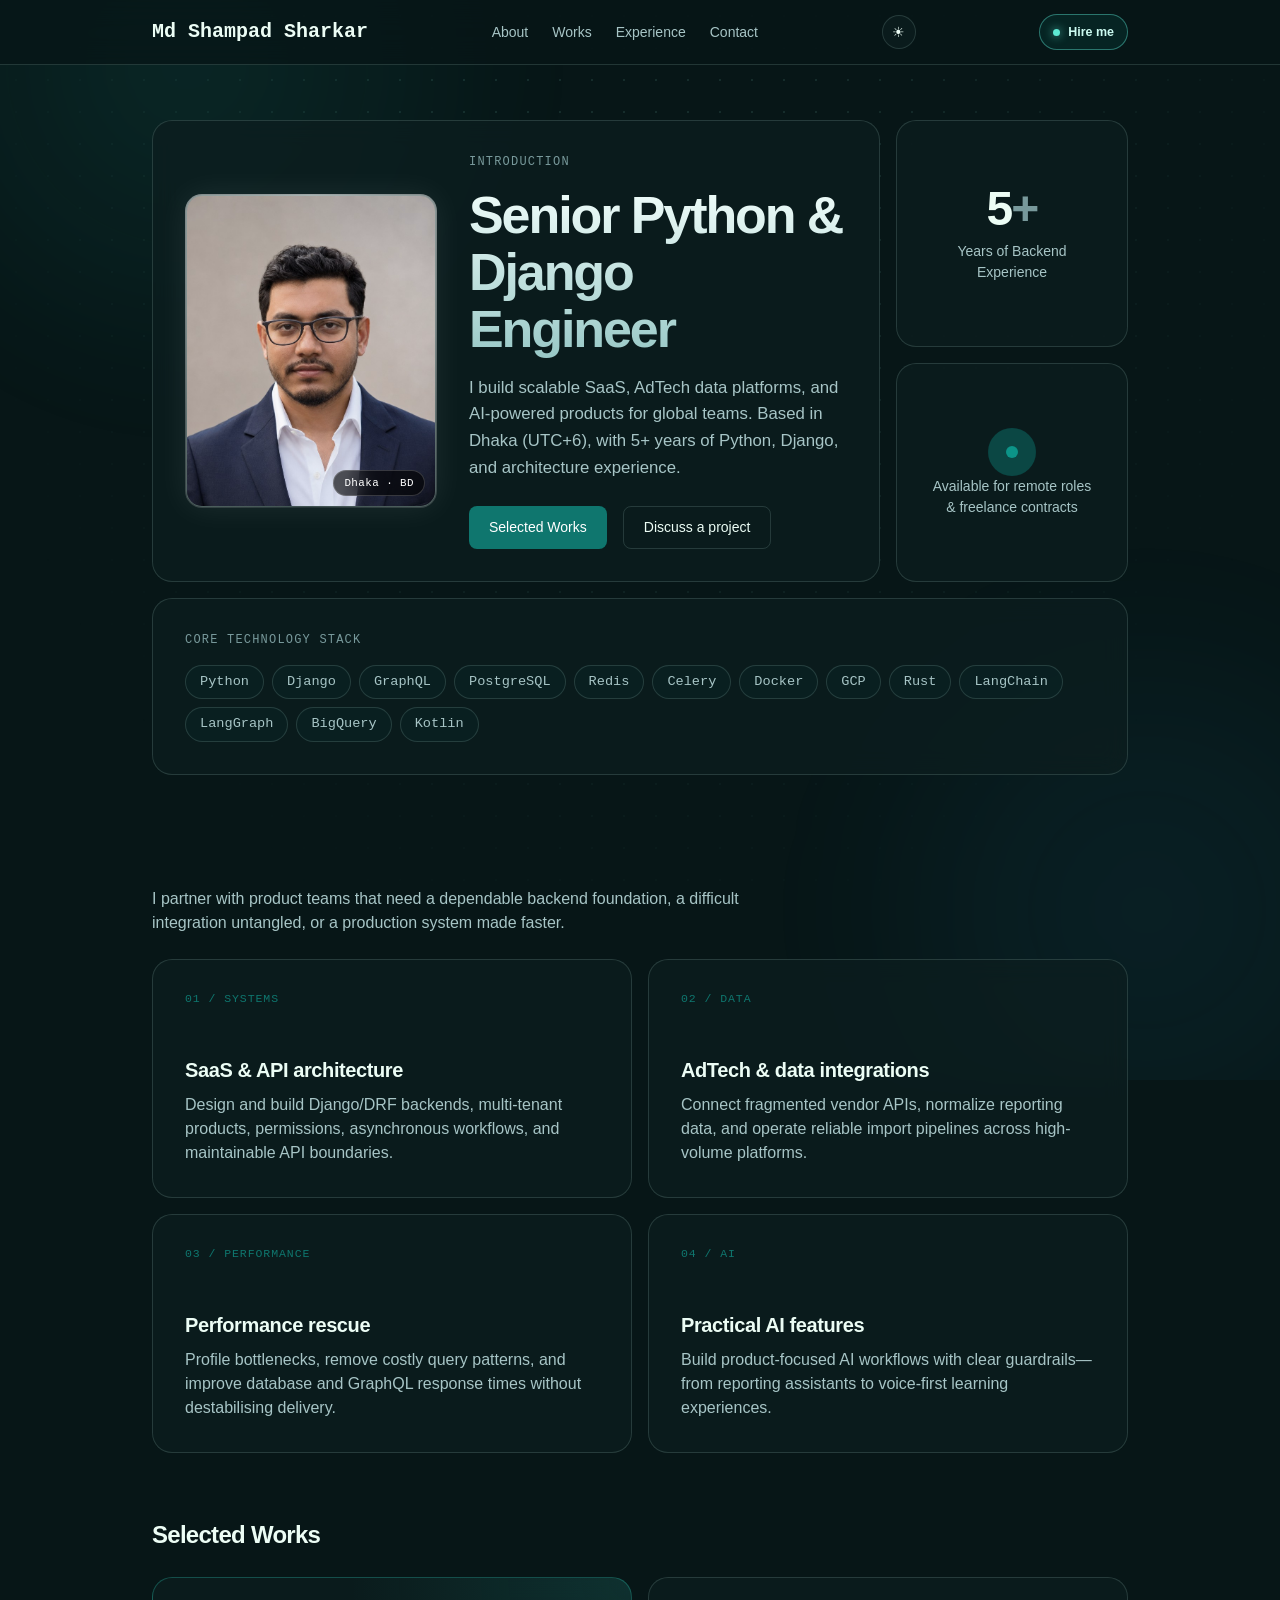
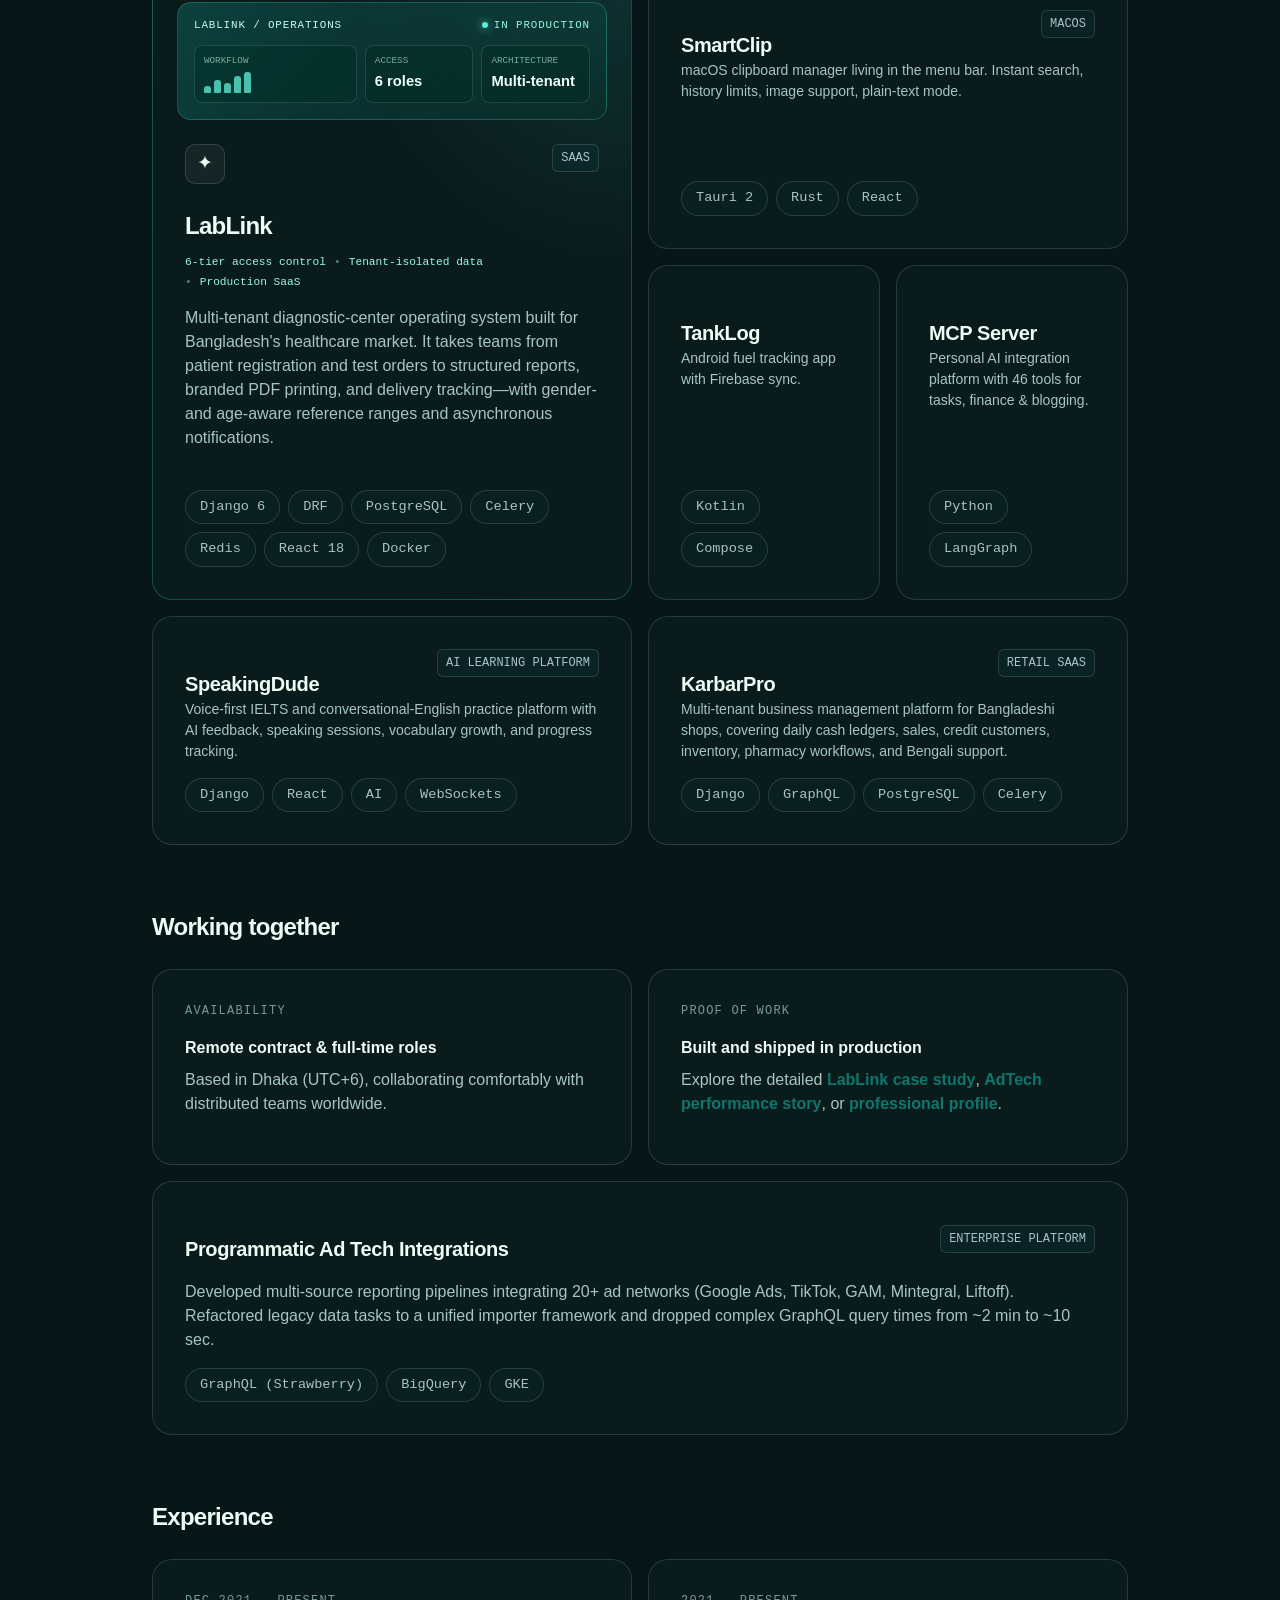
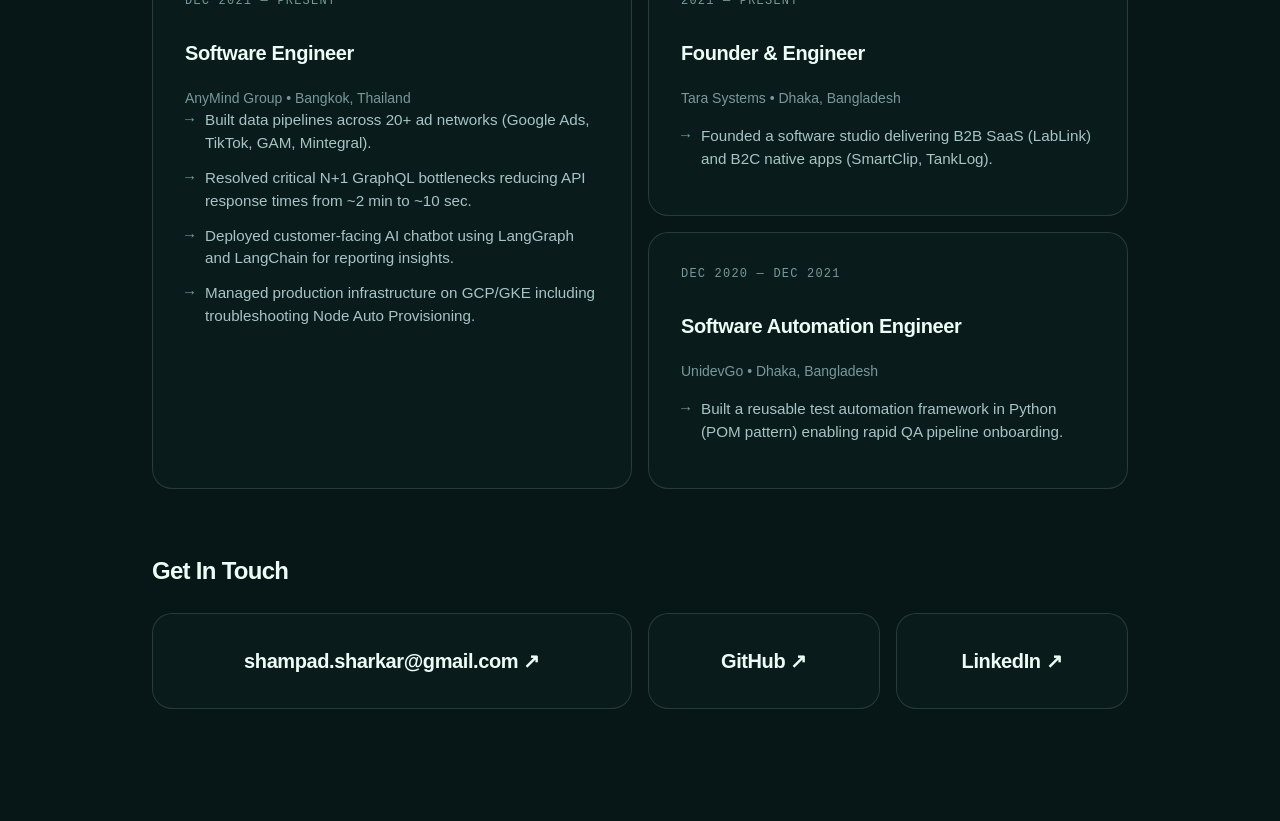
<file: index.html>
<!DOCTYPE html>
<html lang="en" data-theme="dark">
<head>
  <meta charset="UTF-8">
  <meta name="viewport" content="width=device-width, initial-scale=1.0">
  <meta name="description" content="Hire Md Shampad Sharkar, a Senior Python and Django Engineer building scalable SaaS, AdTech data platforms, and AI-powered products for global teams.">
  <meta name="author" content="Md Shampad Sharkar">
  <meta name="robots" content="index, follow">
  <link rel="icon" type="image/png" href="assets/images/favicon-headshot-round.png?v=3">
  <link rel="shortcut icon" type="image/png" href="assets/images/favicon-headshot-round.png?v=3">
  <link rel="apple-touch-icon" href="assets/images/favicon-headshot-round.png">
  <link rel="canonical" href="https://shampadsr.com/">
  <meta property="og:type" content="website">
  <meta property="og:site_name" content="Md Shampad Sharkar">
  <meta property="og:url" content="https://shampadsr.com/">
  <meta property="og:title" content="Md Shampad Sharkar — Senior Python & Django Engineer">
  <meta property="og:description" content="Scalable SaaS, AdTech data platforms, and AI-powered products for global teams.">
  <meta property="og:image" content="https://shampadsr.com/assets/images/ChatGPT%20Image%20Aug%2022,%202026,%2010_41_34%20AM.jpg">
  <meta property="og:image:alt" content="Portrait of Md Shampad Sharkar">
  <meta name="twitter:card" content="summary_large_image">
  <meta name="twitter:title" content="Md Shampad Sharkar — Senior Python & Django Engineer">
  <meta name="twitter:description" content="Scalable SaaS, AdTech data platforms, and AI-powered products for global teams.">
  <meta name="twitter:image" content="https://shampadsr.com/assets/images/ChatGPT%20Image%20Aug%2022,%202026,%2010_41_34%20AM.jpg">
  <script type="application/ld+json">
  {
    "@context": "https://schema.org",
    "@type": "Person",
    "name": "Md Shampad Sharkar",
    "url": "https://shampadsr.com/",
    "jobTitle": "Senior Python & Django Engineer",
    "address": { "@type": "PostalAddress", "addressLocality": "Dhaka", "addressCountry": "BD" },
    "knowsAbout": ["Python", "Django", "Django REST Framework", "GraphQL", "PostgreSQL", "AdTech", "Multi-tenant SaaS", "LangGraph"],
    "sameAs": ["https://github.com/shampadsharkar", "https://www.linkedin.com/in/shampadsharkar/"]
  }
  </script>
  <script>
    try {
      const savedTheme = localStorage.getItem('portfolio-theme');
      document.documentElement.dataset.theme = savedTheme || 'dark';
    } catch (error) {
      document.documentElement.dataset.theme = 'dark';
    }
  </script>
  <title>Md Shampad Sharkar — Senior Python & Django Engineer</title>
  <style>
    :root {
      --bg: #f6f8f8;
      --bg-card: rgba(255, 255, 255, 0.86);
      --bg-card-hover: #ffffff;
      --border: rgba(15, 46, 47, 0.13);
      --border-hover: rgba(13, 115, 105, 0.38);
      --text-primary: #102a2b;
      --text-secondary: #486064;
      --text-muted: #708487;
      --accent: #0f766e;
      --hero-start: #102a2b;
      --hero-end: #487075;
      --nav-bg: rgba(246, 248, 248, 0.76);
      --pattern: rgba(13, 115, 105, 0.12);
      --hire-text: #075b55;
      --font-sans: "Inter", -apple-system, BlinkMacSystemFont, "Segoe UI", Roboto, Helvetica, Arial, sans-serif;
      --font-mono: ui-monospace, SFMono-Regular, Menlo, Monaco, Consolas, "Liberation Mono", "Courier New", monospace;
    }
    [data-theme="dark"] {
      --bg: #071617;
      --bg-card: rgba(12, 30, 31, 0.75);
      --bg-card-hover: rgba(16, 40, 41, 0.92);
      --border: rgba(204, 251, 241, 0.14);
      --border-hover: rgba(94, 234, 212, 0.42);
      --text-primary: #ecfdf5;
      --text-secondary: #a7c5c6;
      --text-muted: #78999b;
      --hero-start: #f0fdfa;
      --hero-end: #98c8c6;
      --nav-bg: rgba(7, 22, 23, 0.76);
      --pattern: rgba(153, 246, 228, 0.1);
      --hire-text: #ccfbf1;
    }

    * { box-sizing: border-box; }
    html {
      scroll-behavior: smooth;
      scroll-padding-top: 100px;
    }
    body {
      margin: 0;
      background-color: var(--bg);
      color: #ffffff;
      font-family: var(--font-sans);
      line-height: 1.5;
      -webkit-font-smoothing: antialiased;
      -moz-osx-font-smoothing: grayscale;
      overflow-x: hidden;
    }

    /* Background Grids & Orbs */
    .bg-pattern {
      position: fixed;
      inset: 0;
      z-index: -1;
      background-image: radial-gradient(var(--pattern) 1px, transparent 1px);
      background-size: 32px 32px;
      mask-image: radial-gradient(ellipse at top, black 20%, transparent 80%);
      -webkit-mask-image: radial-gradient(ellipse at top, black 20%, transparent 80%);
    }
    .bg-aurora {
      position: fixed;
      inset: -20%;
      z-index: -2;
      overflow: hidden;
      pointer-events: none;
    }
    .bg-aurora::before,
    .bg-aurora::after {
      content: "";
      position: absolute;
      width: min(58vw, 820px);
      aspect-ratio: 1;
      border-radius: 50%;
      filter: blur(64px);
      opacity: 0.42;
      will-change: transform;
    }
    .bg-aurora::before {
      top: -10%;
      left: 4%;
      background: radial-gradient(circle, rgba(45, 212, 191, 0.24), rgba(45, 212, 191, 0) 68%);
      animation: aurora-drift-one 18s ease-in-out infinite alternate;
    }
    .bg-aurora::after {
      right: 1%;
      bottom: -16%;
      background: radial-gradient(circle, rgba(56, 189, 248, 0.18), rgba(56, 189, 248, 0) 68%);
      animation: aurora-drift-two 23s ease-in-out infinite alternate;
    }
    @keyframes aurora-drift-one {
      from { transform: translate3d(-5%, -3%, 0) scale(0.92); }
      to { transform: translate3d(18%, 15%, 0) scale(1.14); }
    }
    @keyframes aurora-drift-two {
      from { transform: translate3d(6%, 8%, 0) scale(1.05); }
      to { transform: translate3d(-16%, -14%, 0) scale(0.9); }
    }

    /* Layout */
    .container {
      max-width: 1024px;
      margin: 0 auto;
      padding: 0 24px;
    }

    .header {
      position: fixed;
      top: 0; left: 0; right: 0;
      z-index: 50;
      background: var(--nav-bg);
      backdrop-filter: blur(16px);
      -webkit-backdrop-filter: blur(16px);
      border-bottom: 1px solid var(--border);
    }
    .header-inner {
      display: flex;
      justify-content: space-between;
      align-items: center;
      height: 64px;
    }
    .logo {
      font-weight: 700;
      font-size: 1.25rem;
      font-family: var(--font-mono);
      color: var(--text-primary);
      text-decoration: none;
    }
    .nav { display: flex; gap: 24px; }
    .nav a {
      color: var(--text-secondary);
      text-decoration: none;
      font-size: 0.875rem;
      font-weight: 500;
      transition: color 0.2s ease;
    }
    .nav a:hover { color: var(--text-primary); }
    .theme-toggle {
      width: 34px; height: 34px; padding: 0; border: 1px solid var(--border); border-radius: 50%;
      background: var(--bg-card); color: var(--text-primary); cursor: pointer; font-size: 0.9rem;
    }
    .hire-me {
      display: inline-flex;
      align-items: center;
      gap: 8px;
      padding: 8px 13px;
      border: 1px solid rgba(94, 234, 212, 0.42);
      border-radius: 999px;
      background: rgba(13, 148, 136, 0.12);
      color: var(--hire-text);
      font-size: 0.78rem;
      font-weight: 600;
      text-decoration: none;
      transition: background 0.2s ease, border-color 0.2s ease, transform 0.2s ease;
    }
    .hire-me::before {
      content: "";
      width: 7px;
      height: 7px;
      border-radius: 50%;
      background: #5eead4;
      box-shadow: 0 0 10px rgba(94, 234, 212, 0.8);
    }
    .hire-me:hover {
      background: rgba(13, 148, 136, 0.24);
      border-color: #5eead4;
      transform: translateY(-1px);
    }

    .mobile-nav { display: none; }
    @media(max-width: 640px) {
      .header .nav { display: none; }
      main.container { padding-bottom: 144px; }
      .hire-me { padding: 7px 10px; font-size: 0.72rem; }
      .mobile-nav {
        display: flex; position: fixed; bottom: 24px; left: 50%; transform: translateX(-50%);
        background: var(--nav-bg); backdrop-filter: blur(20px); -webkit-backdrop-filter: blur(20px);
        border: 1px solid var(--border); border-radius: 99px; z-index: 50;
        padding: 12px 24px; gap: 24px;
        box-shadow: 0 8px 32px rgba(0, 0, 0, 0.4);
      }
      .mobile-nav a { color: var(--text-secondary); text-decoration: none; font-size: 0.875rem; font-weight: 500; transition: color 0.2s; }
      .mobile-nav a:hover { color: var(--text-primary); }
    }

    /* Grid System */
    .bento-grid {
      display: grid;
      grid-template-columns: repeat(4, 1fr);
      gap: 16px;
      margin-bottom: 16px;
    }
    .col-span-1 { grid-column: span 1; }
    .col-span-2 { grid-column: span 2; }
    .col-span-3 { grid-column: span 3; }
    .col-span-4 { grid-column: span 4; }
    .row-span-1 { grid-row: span 1; }
    .row-span-2 { grid-row: span 2; }

    @media(max-width: 860px) {
      .bento-grid { grid-template-columns: repeat(2, 1fr); }
      .col-span-3, .col-span-4 { grid-column: span 2; }
    }
    @media(max-width: 640px) {
      .bento-grid { grid-template-columns: 1fr; }
      .col-span-2, .col-span-3, .col-span-4 { grid-column: span 1; }
      .row-span-2 { grid-row: span 1; }
      .bio-layout { grid-template-columns: 1fr; gap: 24px; }
      .profile-photo-wrap { max-width: 220px; margin: 0 auto; }
    }

    /* Bento Cards */
    .bento-card {
      background: var(--bg-card);
      border: 1px solid var(--border);
      border-radius: 20px;
      padding: 32px;
      display: flex;
      position: relative;
      overflow: hidden;
      backdrop-filter: blur(12px);
      transition: border-color 0.3s ease, background 0.3s ease, transform 0.3s cubic-bezier(0.16, 1, 0.3, 1);
      text-decoration: none;
      color: inherit;
    }
    .bento-card:hover {
      border-color: var(--border-hover);
      background: var(--bg-card-hover);
      transform: translateY(-2px);
    }
    
    /* Mouse glow effect */
    .bento-card::before {
      content: ""; position: absolute; inset: 0;
      background: radial-gradient( 500px circle at var(--mouse-x, 50%) var(--mouse-y, 50%), rgba(255, 255, 255, 0.05), transparent 40% );
      z-index: 1; opacity: 0; transition: opacity 0.3s ease; pointer-events: none;
    }
    .bento-grid:hover .bento-card::before { opacity: 1; }
    .bento-card > * { position: relative; z-index: 2; }

    /* Typography & Utilities */
    .label {
      font-size: 0.75rem; letter-spacing: 0.1em; text-transform: uppercase;
      color: var(--text-muted); margin-bottom: 16px; font-family: var(--font-mono);
    }
    .section-heading {
      font-size: 1.5rem; font-weight: 600; letter-spacing: -0.03em;
      color: var(--text-primary); margin: 64px 0 24px;
    }
    .hero-title {
      font-size: clamp(2rem, 5vw, 3.25rem); font-weight: 600; letter-spacing: -0.04em;
      line-height: 1.1; margin: 0 0 16px 0;
      background: linear-gradient(180deg, var(--hero-start) 0%, var(--hero-end) 100%);
      -webkit-background-clip: text; -webkit-text-fill-color: transparent;
    }
    .hero-desc { color: var(--text-secondary); font-size: 1.05rem; line-height: 1.6; margin: 0; }
    p { margin: 0 0 16px 0; color: var(--text-secondary); }

    .bio-layout {
      display: grid;
      grid-template-columns: minmax(180px, 0.8fr) minmax(0, 1.2fr);
      gap: 32px;
      align-items: center;
      height: 100%;
    }
    .profile-photo {
      display: block;
      width: 100%;
      aspect-ratio: 4 / 5;
      object-fit: cover;
      object-position: center top;
      border-radius: 16px;
      border: 1px solid var(--border);
      filter: grayscale(12%);
      transition: transform 0.6s cubic-bezier(0.16, 1, 0.3, 1), filter 0.6s ease;
    }
    .profile-photo-wrap {
      position: relative;
      padding: 1px;
      border-radius: 17px;
      overflow: hidden;
      background: conic-gradient(from 180deg, rgba(255,255,255,0.08), rgba(255,255,255,0.6), rgba(255,255,255,0.08));
      animation: photo-border-spin 8s linear infinite;
      box-shadow: 0 0 32px rgba(255, 255, 255, 0.08);
    }
    .profile-photo-wrap::before {
      content: "";
      position: absolute;
      inset: -30%;
      background: radial-gradient(circle, rgba(255,255,255,0.18), transparent 58%);
      animation: photo-glow 4s ease-in-out infinite;
      pointer-events: none;
    }
    .profile-photo-wrap:hover .profile-photo {
      transform: scale(1.035);
      filter: grayscale(0%);
    }
    .profile-photo-badge {
      position: absolute;
      z-index: 3;
      right: 12px;
      bottom: 12px;
      padding: 6px 10px;
      border: 1px solid rgba(255,255,255,0.18);
      border-radius: 99px;
      background: rgba(0,0,0,0.62);
      color: #ffffff;
      font: 0.68rem var(--font-mono);
      letter-spacing: 0.04em;
      backdrop-filter: blur(10px);
      animation: badge-float 3s ease-in-out infinite;
    }
    @keyframes photo-border-spin { to { background: conic-gradient(from 540deg, rgba(255,255,255,0.08), rgba(255,255,255,0.6), rgba(255,255,255,0.08)); } }
    @keyframes photo-glow { 0%, 100% { transform: translate(-8%, -5%); opacity: 0.35; } 50% { transform: translate(8%, 5%); opacity: 0.75; } }
    @keyframes badge-float { 0%, 100% { transform: translateY(0); } 50% { transform: translateY(-4px); } }
    @media (prefers-reduced-motion: reduce) {
      .profile-photo-wrap, .profile-photo-wrap::before, .profile-photo-badge, .bg-aurora::before, .bg-aurora::after { animation: none; }
    }

    .flex { display: flex; }
    .flex-col { display: flex; flex-direction: column; }
    .flex-row { display: flex; flex-direction: row; }
    .flex-wrap { flex-wrap: wrap; }
    .justify-between { justify-content: space-between; }
    .justify-center { justify-content: center; }
    .items-center { align-items: center; }
    .items-start { align-items: flex-start; }
    .flex-1 { flex: 1; }
    .text-center { text-align: center; }
    
    .gap-2 { gap: 8px; } .gap-3 { gap: 12px; } .gap-4 { gap: 16px; } .gap-6 { gap: 24px; }
    .mt-2 { margin-top: 8px; } .mt-4 { margin-top: 16px; } .mt-6 { margin-top: 24px; } .mt-auto { margin-top: auto; }
    .mb-2 { margin-bottom: 8px; } .mb-4 { margin-bottom: 16px; } .mb-0 { margin-bottom: 0; }
    .pt-32 { padding-top: 120px; } .pb-24 { padding-bottom: 96px; }

    .text-white { color: var(--text-primary); }
    .text-secondary { color: var(--text-secondary); }
    .text-muted { color: var(--text-muted); }
    .text-sm { font-size: 0.875rem; }
    .text-xl { font-size: 1.25rem; font-weight: 600; letter-spacing: -0.02em; }
    .text-2xl { font-size: 1.5rem; font-weight: 600; letter-spacing: -0.03em; }
    
    /* Buttons */
    .btn {
      display: inline-flex; align-items: center; justify-content: center;
      padding: 10px 20px; border-radius: 8px; font-size: 0.875rem; font-weight: 500;
      transition: all 0.2s ease; text-decoration: none; cursor: pointer;
    }
    .btn-primary { background: var(--accent); color: #fff; }
    .btn-primary:hover { background: #0d9488; transform: scale(0.98); }
    .btn-secondary { background: transparent; color: var(--text-primary); border: 1px solid var(--border); }
    .btn-secondary:hover { background: rgba(13, 118, 110, 0.08); }

    /* Custom Elements */
    .stat-number { font-size: 3rem; font-weight: 700; letter-spacing: -0.04em; color: var(--text-primary); line-height: 1; margin-bottom: 8px;}
    
    .pulse-ring {
      width: 48px; height: 48px; border-radius: 50%;
      background: rgba(13, 148, 136, 0.12);
      display: flex; align-items: center; justify-content: center;
      position: relative; margin: 0 auto;
    }
    .pulse-dot { width: 12px; height: 12px; border-radius: 50%; background: #0d9488; }
    .pulse-ring::before {
      content: ""; position: absolute; inset: 0; border-radius: 50%;
      background: rgba(13, 148, 136, 0.28);
      animation: pulse-animation 2.5s cubic-bezier(0, 0, 0.2, 1) infinite;
    }
    @keyframes pulse-animation { 0% { transform: scale(1); opacity: 1; } 100% { transform: scale(2.5); opacity: 0; } }

    .skills-tags { display: flex; flex-wrap: wrap; gap: 8px; }
    .skill-tag {
      background: rgba(13, 118, 110, 0.05); border: 1px solid var(--border);
      padding: 6px 14px; border-radius: 99px; font-size: 0.85rem;
      color: var(--text-secondary); font-family: var(--font-mono); transition: all 0.2s;
    }
    .skill-tag:hover { background: rgba(13, 118, 110, 0.11); color: var(--text-primary); border-color: var(--border-hover); }

    .project-badge {
      background: rgba(13, 118, 110, 0.08); border: 1px solid var(--border); color: var(--text-secondary);
      font-family: var(--font-mono); font-size: 0.75rem; padding: 4px 8px; border-radius: 6px; text-transform: uppercase;
    }
    .project-icon {
      width: 40px; height: 40px; border-radius: 10px; background: rgba(255, 255, 255, 0.05);
      border: 1px solid var(--border); display: flex; align-items: center; justify-content: center;
      font-size: 1.2rem; color: var(--text-primary);
    }

    /* Flagship project treatment */
    .lablink-card {
      border-color: rgba(45, 212, 191, 0.28);
      background: radial-gradient(circle at 100% 0%, rgba(45, 212, 191, 0.12), transparent 36%), var(--bg-card);
    }
    .lablink-card:hover {
      border-color: rgba(94, 234, 212, 0.52);
      background: radial-gradient(circle at 100% 0%, rgba(45, 212, 191, 0.18), transparent 42%), var(--bg-card-hover);
    }
    .lablink-visual {
      min-height: 112px;
      margin: -8px -8px 24px;
      padding: 16px;
      border: 1px solid rgba(94, 234, 212, 0.22);
      border-radius: 14px;
      background: linear-gradient(135deg, rgba(15, 118, 110, 0.42), rgba(6, 78, 59, 0.16));
      overflow: hidden;
    }
    .lablink-visual-head {
      display: flex;
      justify-content: space-between;
      align-items: center;
      color: #ccfbf1;
      font: 0.68rem var(--font-mono);
      letter-spacing: 0.08em;
    }
    .lablink-live {
      display: inline-flex;
      align-items: center;
      gap: 6px;
      color: #99f6e4;
    }
    .lablink-live::before {
      content: "";
      width: 6px;
      height: 6px;
      border-radius: 50%;
      background: #5eead4;
      box-shadow: 0 0 10px rgba(94, 234, 212, 0.9);
    }
    .lablink-visual-grid {
      display: grid;
      grid-template-columns: 1.5fr 1fr 1fr;
      gap: 8px;
      margin-top: 14px;
    }
    .lablink-mini-card {
      min-height: 48px;
      padding: 9px;
      border: 1px solid rgba(204, 251, 241, 0.13);
      border-radius: 8px;
      background: rgba(2, 44, 34, 0.42);
    }
    .lablink-mini-label { color: rgba(204, 251, 241, 0.6); font: 0.58rem var(--font-mono); text-transform: uppercase; }
    .lablink-mini-value { color: #f0fdfa; font-size: 0.92rem; font-weight: 600; margin-top: 4px; }
    .lablink-spark { display: flex; align-items: end; gap: 3px; height: 21px; margin-top: 6px; }
    .lablink-spark i { width: 7px; border-radius: 3px 3px 1px 1px; background: rgba(94, 234, 212, 0.78); }
    .lablink-spark i:nth-child(1) { height: 35%; }.lablink-spark i:nth-child(2) { height: 62%; }.lablink-spark i:nth-child(3) { height: 45%; }.lablink-spark i:nth-child(4) { height: 82%; }.lablink-spark i:nth-child(5) { height: 100%; }
    .lablink-highlights { display: flex; flex-wrap: wrap; gap: 8px; margin: 4px 0 18px; }
    .lablink-highlight { color: #99f6e4; font: 0.7rem var(--font-mono); }
    .lablink-highlight + .lablink-highlight::before { content: "•"; color: rgba(153, 246, 228, 0.45); margin-right: 8px; }

    .section-intro { max-width: 620px; margin: -12px 0 24px; color: var(--text-secondary); }
    .service-card { min-height: 214px; }
    .service-number { color: #0f766e; font: 0.72rem var(--font-mono); letter-spacing: 0.08em; margin-bottom: 30px; }
    .service-card p { margin-bottom: 0; }
    .trust-card { min-height: 150px; }
    .trust-title { font-size: 1rem; font-weight: 600; color: var(--text-primary); margin: 0 0 8px; }
    .text-link { color: #0f766e; font-weight: 600; text-decoration: none; }
    .text-link:hover { text-decoration: underline; }
    
    .exp-list { list-style: none; padding: 0; margin: 0; flex: 1; }
    .exp-list li { position: relative; padding-left: 20px; margin-bottom: 12px; color: var(--text-secondary); font-size: 0.95rem; line-height: 1.5; }
    .exp-list li::before { content: "→"; position: absolute; left: 0; color: var(--text-muted); font-family: var(--font-mono); }

    /* Animation on scroll */
    .animate-on-scroll {
      opacity: 0; transform: translateY(16px);
      transition: opacity 0.6s cubic-bezier(0.16, 1, 0.3, 1), transform 0.6s cubic-bezier(0.16, 1, 0.3, 1);
    }
    .animate-on-scroll.visible { opacity: 1; transform: translateY(0); }

    /* Keep the hero and header readable at phone widths. This follows the base
       component rules above, so it correctly wins over their desktop layout. */
    @media (max-width: 640px) {
      .header-inner { gap: 8px; }
      .logo { flex: 1; min-width: 0; font-size: 1rem; white-space: nowrap; }
      .theme-toggle { flex: 0 0 32px; width: 32px; height: 32px; }
      .hire-me { flex: 0 0 auto; }
      .bio-layout { grid-template-columns: 1fr; gap: 24px; }
      .profile-photo-wrap { max-width: 220px; margin: 0 auto; }
    }

  </style>
</head>
<body>

  <div class="bg-aurora" aria-hidden="true"></div>
  <div class="bg-pattern" aria-hidden="true"></div>

  <header class="header">
    <div class="container header-inner">
      <a href="#" class="logo">Md Shampad Sharkar</a>
      <nav class="nav">
        <a href="#about">About</a>
        <a href="#projects">Works</a>
        <a href="#experience">Experience</a>
        <a href="#contact">Contact</a>
      </nav>
      <button class="theme-toggle" type="button" aria-label="Switch color theme" title="Switch color theme">◐</button>
      <a href="#contact" class="hire-me">Hire me</a>
    </div>
  </header>

  <nav class="mobile-nav">
    <a href="#about">About</a>
    <a href="#projects">Works</a>
    <a href="#experience">Exp</a>
    <a href="#contact">Contact</a>
  </nav>

  <main class="container pt-32 pb-24">
    
    <!-- SECTION: ABOUT -->
    <div id="about" class="bento-grid">
      
      <!-- Bio -->
      <div class="bento-card col-span-3 row-span-2 flex-col justify-between animate-on-scroll">
        <div class="bio-layout">
          <div class="profile-photo-wrap">
            <img class="profile-photo" src="assets/images/ChatGPT%20Image%20Aug%2022,%202026,%2010_41_34%20AM.jpg" alt="Professional portrait of Md Shampad Sharkar">
            <span class="profile-photo-badge">Dhaka · BD</span>
          </div>
          <div>
            <div class="label">Introduction</div>
            <h1 class="hero-title">Senior Python & Django Engineer</h1>
            <p class="hero-desc">I build scalable SaaS, AdTech data platforms, and AI-powered products for global teams. Based in Dhaka (UTC+6), with 5+ years of Python, Django, and architecture experience.</p>
            <div class="flex gap-4 mt-6">
              <a href="#projects" class="btn btn-primary">Selected Works</a>
              <a href="#contact" class="btn btn-secondary">Discuss a project</a>
            </div>
          </div>
        </div>
      </div>

      <!-- Stat -->
      <div class="bento-card col-span-1 row-span-1 flex-col items-center justify-center text-center animate-on-scroll" style="transition-delay: 50ms;">
        <div class="stat-number">5<span class="text-muted">+</span></div>
        <div class="text-sm text-secondary">Years of Backend Experience</div>
      </div>

      <!-- Status -->
      <div class="bento-card col-span-1 row-span-1 flex-col justify-center text-center items-center animate-on-scroll" style="transition-delay: 100ms;">
        <div class="pulse-ring mb-4"><div class="pulse-dot"></div></div>
        <div class="text-sm text-secondary">Available for remote roles & freelance contracts</div>
      </div>

    </div>

    <!-- Skills -->
    <div class="bento-grid">
      <div class="bento-card col-span-4 row-span-1 flex-col animate-on-scroll">
        <div class="label mb-4">Core Technology Stack</div>
        <div class="skills-tags">
          <span class="skill-tag">Python</span>
          <span class="skill-tag">Django</span>
          <span class="skill-tag">GraphQL</span>
          <span class="skill-tag">PostgreSQL</span>
          <span class="skill-tag">Redis</span>
          <span class="skill-tag">Celery</span>
          <span class="skill-tag">Docker</span>
          <span class="skill-tag">GCP</span>
          <span class="skill-tag">Rust</span>
          <span class="skill-tag">LangChain</span>
          <span class="skill-tag">LangGraph</span>
          <span class="skill-tag">BigQuery</span>
          <span class="skill-tag">Kotlin</span>
        </div>
      </div>
    </div>

    <!-- Services -->
    <h2 class="section-heading animate-on-scroll" id="services">How I can help</h2>
    <p class="section-intro animate-on-scroll">I partner with product teams that need a dependable backend foundation, a difficult integration untangled, or a production system made faster.</p>
    <div class="bento-grid">
      <div class="bento-card service-card col-span-2 flex-col animate-on-scroll">
        <div class="service-number">01 / SYSTEMS</div>
        <h3 class="text-xl text-white mb-2 mt-0">SaaS & API architecture</h3>
        <p>Design and build Django/DRF backends, multi-tenant products, permissions, asynchronous workflows, and maintainable API boundaries.</p>
      </div>
      <div class="bento-card service-card col-span-2 flex-col animate-on-scroll" style="transition-delay: 50ms;">
        <div class="service-number">02 / DATA</div>
        <h3 class="text-xl text-white mb-2 mt-0">AdTech & data integrations</h3>
        <p>Connect fragmented vendor APIs, normalize reporting data, and operate reliable import pipelines across high-volume platforms.</p>
      </div>
      <div class="bento-card service-card col-span-2 flex-col animate-on-scroll" style="transition-delay: 100ms;">
        <div class="service-number">03 / PERFORMANCE</div>
        <h3 class="text-xl text-white mb-2 mt-0">Performance rescue</h3>
        <p>Profile bottlenecks, remove costly query patterns, and improve database and GraphQL response times without destabilising delivery.</p>
      </div>
      <div class="bento-card service-card col-span-2 flex-col animate-on-scroll" style="transition-delay: 150ms;">
        <div class="service-number">04 / AI</div>
        <h3 class="text-xl text-white mb-2 mt-0">Practical AI features</h3>
        <p>Build product-focused AI workflows with clear guardrails—from reporting assistants to voice-first learning experiences.</p>
      </div>
    </div>


    <!-- SECTION: PROJECTS -->
    <h2 class="section-heading animate-on-scroll" id="projects">Selected Works</h2>
    <div class="bento-grid">
      
      <!-- LabLink -->
      <a href="https://lablink.bd" target="_blank" rel="noopener noreferrer" class="bento-card lablink-card col-span-2 row-span-2 flex-col animate-on-scroll">
        <div class="lablink-visual" aria-hidden="true">
          <div class="lablink-visual-head">
            <span>LABLINK / OPERATIONS</span>
            <span class="lablink-live">IN PRODUCTION</span>
          </div>
          <div class="lablink-visual-grid">
            <div class="lablink-mini-card">
              <div class="lablink-mini-label">Workflow</div>
              <div class="lablink-spark"><i></i><i></i><i></i><i></i><i></i></div>
            </div>
            <div class="lablink-mini-card">
              <div class="lablink-mini-label">Access</div>
              <div class="lablink-mini-value">6 roles</div>
            </div>
            <div class="lablink-mini-card">
              <div class="lablink-mini-label">Architecture</div>
              <div class="lablink-mini-value">Multi-tenant</div>
            </div>
          </div>
        </div>
        <div class="flex justify-between items-start mb-6">
          <div class="project-icon">✦</div>
          <span class="project-badge">SaaS</span>
        </div>
        <h3 class="text-2xl text-white mb-2 mt-0">LabLink</h3>
        <div class="lablink-highlights">
          <span class="lablink-highlight">6-tier access control</span>
          <span class="lablink-highlight">Tenant-isolated data</span>
          <span class="lablink-highlight">Production SaaS</span>
        </div>
        <p class="text-secondary flex-1">Multi-tenant diagnostic-center operating system built for Bangladesh's healthcare market. It takes teams from patient registration and test orders to structured reports, branded PDF printing, and delivery tracking—with gender- and age-aware reference ranges and asynchronous notifications.</p>
        <div class="skills-tags mt-6">
          <span class="skill-tag">Django 6</span><span class="skill-tag">DRF</span><span class="skill-tag">PostgreSQL</span><span class="skill-tag">Celery</span><span class="skill-tag">Redis</span><span class="skill-tag">React 18</span><span class="skill-tag">Docker</span>
        </div>
      </a>

      <!-- SmartClip -->
      <a href="https://smartclip.shampadsr.com" target="_blank" rel="noopener noreferrer" class="bento-card col-span-2 row-span-1 flex-col justify-between animate-on-scroll">
        <div class="flex justify-between items-start mb-3">
           <h3 class="text-xl text-white mt-0 mb-0">SmartClip</h3>
           <span class="project-badge">macOS</span>
        </div>
        <p class="text-sm text-secondary mb-4 flex-1">macOS clipboard manager living in the menu bar. Instant search, history limits, image support, plain-text mode.</p>
        <div class="skills-tags">
          <span class="skill-tag">Tauri 2</span><span class="skill-tag">Rust</span><span class="skill-tag">React</span>
        </div>
      </a>

      <!-- TankLog -->
      <a href="https://play.google.com/store/apps/details?id=com.fuellogpro.app&hl=en" target="_blank" rel="noopener noreferrer" class="bento-card col-span-1 row-span-1 flex-col justify-between animate-on-scroll">
        <div class="flex justify-between items-start mb-3">
           <h3 class="text-xl text-white mt-0 mb-0">TankLog</h3>
        </div>
        <p class="text-sm text-secondary mb-4 flex-1">Android fuel tracking app with Firebase sync.</p>
        <div class="skills-tags">
          <span class="skill-tag">Kotlin</span><span class="skill-tag">Compose</span>
        </div>
      </a>

      <!-- MCP Server -->
      <a href="https://mcp.shampadsr.com" target="_blank" rel="noopener noreferrer" class="bento-card col-span-1 row-span-1 flex-col justify-between animate-on-scroll">
        <div class="flex justify-between items-start mb-3">
           <h3 class="text-xl text-white mt-0 mb-0">MCP Server</h3>
        </div>
        <p class="text-sm text-secondary mb-4 flex-1">Personal AI integration platform with 46 tools for tasks, finance & blogging.</p>
        <div class="skills-tags">
          <span class="skill-tag">Python</span><span class="skill-tag">LangGraph</span>
        </div>
      </a>

      <!-- SpeakingDude -->
      <a href="https://speakingdude.com" target="_blank" rel="noopener noreferrer" class="bento-card col-span-2 row-span-1 flex-col justify-between animate-on-scroll">
        <div class="flex justify-between items-start mb-3">
          <h3 class="text-xl text-white mt-0 mb-0">SpeakingDude</h3>
          <span class="project-badge">AI Learning Platform</span>
        </div>
        <p class="text-sm text-secondary mb-4 flex-1">Voice-first IELTS and conversational-English practice platform with AI feedback, speaking sessions, vocabulary growth, and progress tracking.</p>
        <div class="skills-tags">
          <span class="skill-tag">Django</span><span class="skill-tag">React</span><span class="skill-tag">AI</span><span class="skill-tag">WebSockets</span>
        </div>
      </a>

      <!-- KarbarPro -->
      <a href="https://karbarpro.com" target="_blank" rel="noopener noreferrer" class="bento-card col-span-2 row-span-1 flex-col justify-between animate-on-scroll">
        <div class="flex justify-between items-start mb-3">
          <h3 class="text-xl text-white mt-0 mb-0">KarbarPro</h3>
          <span class="project-badge">Retail SaaS</span>
        </div>
        <p class="text-sm text-secondary mb-4 flex-1">Multi-tenant business management platform for Bangladeshi shops, covering daily cash ledgers, sales, credit customers, inventory, pharmacy workflows, and Bengali support.</p>
        <div class="skills-tags">
          <span class="skill-tag">Django</span><span class="skill-tag">GraphQL</span><span class="skill-tag">PostgreSQL</span><span class="skill-tag">Celery</span>
        </div>
      </a>

    </div>

    <!-- Trust -->
    <h2 class="section-heading animate-on-scroll">Working together</h2>
    <div class="bento-grid">
      <div class="bento-card trust-card col-span-2 flex-col animate-on-scroll">
        <div class="label">Availability</div>
        <h3 class="trust-title">Remote contract & full-time roles</h3>
        <p>Based in Dhaka (UTC+6), collaborating comfortably with distributed teams worldwide.</p>
      </div>
      <div class="bento-card trust-card col-span-2 flex-col animate-on-scroll" style="transition-delay: 50ms;">
        <div class="label">Proof of work</div>
        <h3 class="trust-title">Built and shipped in production</h3>
        <p>Explore the detailed <a class="text-link" href="work/lablink.html">LabLink case study</a>, <a class="text-link" href="work/adtech-performance.html">AdTech performance story</a>, or <a class="text-link" href="resume.html">professional profile</a>.</p>
      </div>
    </div>

    <div class="bento-grid">
      <!-- Ad Tech -->
      <div class="bento-card col-span-4 row-span-1 flex-col animate-on-scroll">
        <div class="flex justify-between items-center mb-4">
           <h3 class="text-xl text-white mt-0 mb-0">Programmatic Ad Tech Integrations</h3>
           <span class="project-badge">Enterprise Platform</span>
        </div>
        <p class="text-secondary max-w-2xl mb-4">Developed multi-source reporting pipelines integrating 20+ ad networks (Google Ads, TikTok, GAM, Mintegral, Liftoff). Refactored legacy data tasks to a unified importer framework and dropped complex GraphQL query times from ~2 min to ~10 sec.</p>
        <div class="skills-tags">
          <span class="skill-tag">GraphQL (Strawberry)</span><span class="skill-tag">BigQuery</span><span class="skill-tag">GKE</span>
        </div>
      </div>
    </div>


    <!-- SECTION: EXPERIENCE -->
    <h2 class="section-heading animate-on-scroll" id="experience">Experience</h2>
    <div class="bento-grid">
      
      <!-- AnyMind -->
      <div class="bento-card col-span-2 row-span-2 flex-col animate-on-scroll">
        <div class="label mb-2">Dec 2021 — Present</div>
        <h3 class="text-xl text-white mt-0 mb-1">Software Engineer</h3>
        <div class="text-muted text-sm mb-6">AnyMind Group • Bangkok, Thailand</div>
        <ul class="exp-list">
           <li>Built data pipelines across 20+ ad networks (Google Ads, TikTok, GAM, Mintegral).</li>
           <li>Resolved critical N+1 GraphQL bottlenecks reducing API response times from ~2 min to ~10 sec.</li>
           <li>Deployed customer-facing AI chatbot using LangGraph and LangChain for reporting insights.</li>
           <li>Managed production infrastructure on GCP/GKE including troubleshooting Node Auto Provisioning.</li>
        </ul>
      </div>

      <!-- Tara Systems -->
      <div class="bento-card col-span-2 row-span-1 flex-col animate-on-scroll" style="transition-delay: 50ms;">
        <div class="label mb-2">2021 — Present</div>
        <h3 class="text-xl text-white mt-0 mb-1">Founder & Engineer</h3>
        <div class="text-muted text-sm mb-4">Tara Systems • Dhaka, Bangladesh</div>
        <ul class="exp-list">
           <li>Founded a software studio delivering B2B SaaS (LabLink) and B2C native apps (SmartClip, TankLog).</li>
        </ul>
      </div>

      <!-- UnidevGo -->
      <div class="bento-card col-span-2 row-span-1 flex-col animate-on-scroll" style="transition-delay: 100ms;">
        <div class="label mb-2">Dec 2020 — Dec 2021</div>
        <h3 class="text-xl text-white mt-0 mb-1">Software Automation Engineer</h3>
        <div class="text-muted text-sm mb-4">UnidevGo • Dhaka, Bangladesh</div>
        <ul class="exp-list">
           <li>Built a reusable test automation framework in Python (POM pattern) enabling rapid QA pipeline onboarding.</li>
        </ul>
      </div>

    </div>


    <!-- SECTION: CONTACT -->
    <h2 class="section-heading animate-on-scroll" id="contact">Get In Touch</h2>
    <div class="bento-grid">
      <a href="mailto:shampad.sharkar@gmail.com" class="bento-card col-span-2 flex-row items-center justify-center text-xl text-white no-underline text-center animate-on-scroll">
          shampad.sharkar@gmail.com ↗
      </a>
      <a href="https://github.com/shampadsharkar" target="_blank" rel="noopener noreferrer" class="bento-card col-span-1 flex-row items-center justify-center text-xl text-white no-underline text-center animate-on-scroll" style="transition-delay: 50ms;">
          GitHub ↗
      </a>
      <a href="https://www.linkedin.com/in/shampadsharkar/" target="_blank" rel="noopener noreferrer" class="bento-card col-span-1 flex-row items-center justify-center text-xl text-white no-underline text-center animate-on-scroll" style="transition-delay: 100ms;">
          LinkedIn ↗
      </a>
    </div>

  </main>

  <script>
    // Intersection Observer for scroll animations
    const observer = new IntersectionObserver((entries) => {
      entries.forEach(entry => {
        if (entry.isIntersecting) {
           entry.target.classList.add('visible');
           observer.unobserve(entry.target);
        }
      });
    }, { threshold: 0.1, rootMargin: '0px 0px -50px 0px' });

    document.querySelectorAll('.animate-on-scroll').forEach(el => {
      observer.observe(el);
    });

    // Mouse tracking for bento card glow effect
    document.querySelectorAll('.bento-grid').forEach(grid => {
      grid.addEventListener('mousemove', e => {
        const cards = grid.querySelectorAll('.bento-card');
        cards.forEach(card => {
          const rect = card.getBoundingClientRect();
          const x = e.clientX - rect.left;
          const y = e.clientY - rect.top;
          card.style.setProperty('--mouse-x', `${x}px`);
          card.style.setProperty('--mouse-y', `${y}px`);
        });
      });
    });

    const themeToggle = document.querySelector('.theme-toggle');
    const setTheme = (theme) => {
      document.documentElement.dataset.theme = theme;
      themeToggle.textContent = theme === 'dark' ? '☀' : '◐';
      themeToggle.setAttribute('aria-label', theme === 'dark' ? 'Switch to light theme' : 'Switch to dark theme');
      try { localStorage.setItem('portfolio-theme', theme); } catch (error) {}
    };
    setTheme(document.documentElement.dataset.theme === 'dark' ? 'dark' : 'light');
    themeToggle.addEventListener('click', () => setTheme(document.documentElement.dataset.theme === 'dark' ? 'light' : 'dark'));
  </script>
</body>
</html>
</file>
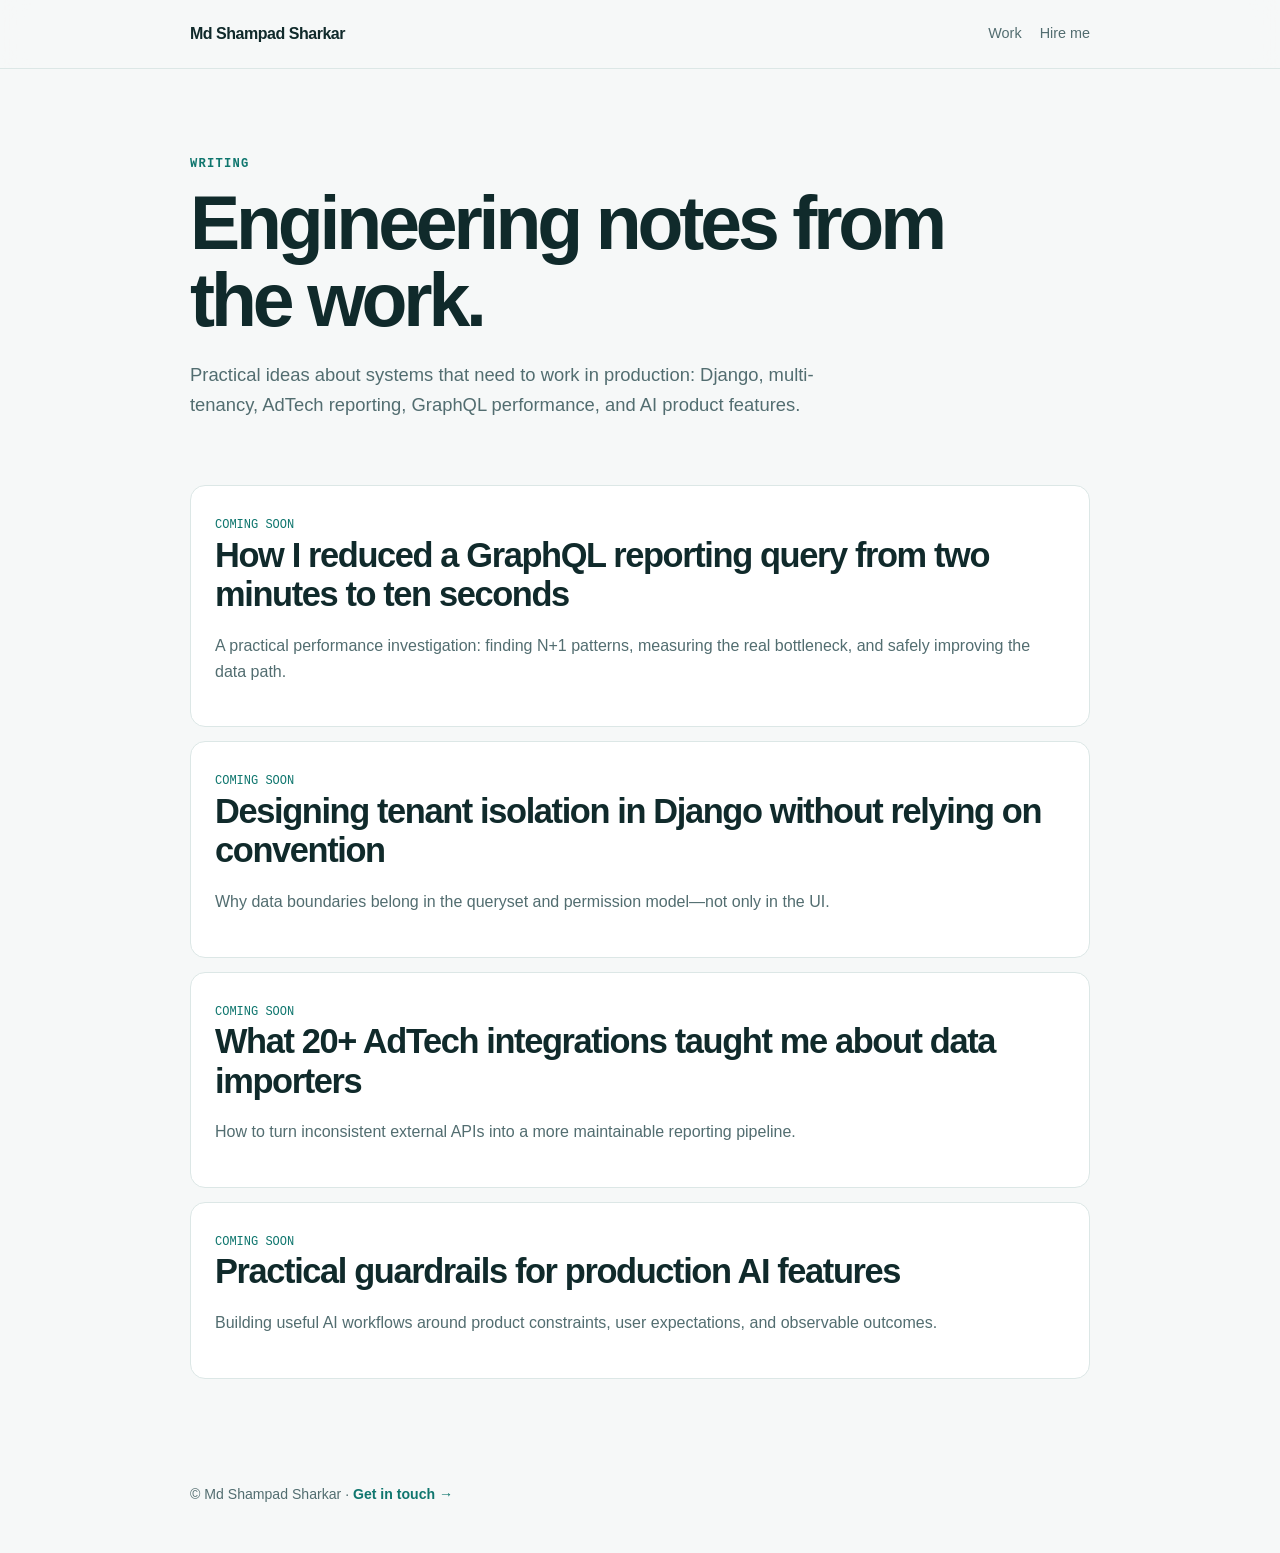
<file: notes.html>
<!doctype html>
<html lang="en">
<head>
  <meta charset="utf-8"><meta name="viewport" content="width=device-width,initial-scale=1">
  <meta name="description" content="Engineering notes by Md Shampad Sharkar on SaaS, AdTech data systems, Django, GraphQL, and practical AI.">
  <link rel="canonical" href="https://shampadsr.com/notes.html"><link rel="icon" type="image/png" href="assets/images/favicon-headshot-round.png?v=3"><link rel="shortcut icon" type="image/png" href="assets/images/favicon-headshot-round.png?v=3"><link rel="apple-touch-icon" href="assets/images/favicon-headshot-round.png">
  <link rel="stylesheet" href="site.css"><title>Engineering notes — Md Shampad Sharkar</title>
</head>
<body>
  <header><nav class="wrap nav"><a class="brand" href="index.html">Md Shampad Sharkar</a><div class="nav-links"><a href="index.html#projects">Work</a><a href="index.html#contact">Hire me</a></div></nav></header>
  <main class="wrap"><div class="hero"><p class="eyebrow">Writing</p><h1>Engineering notes from the work.</h1><p class="lead">Practical ideas about systems that need to work in production: Django, multi-tenancy, AdTech reporting, GraphQL performance, and AI product features.</p></div>
  <section class="notes"><article class="note"><time>COMING SOON</time><h2>How I reduced a GraphQL reporting query from two minutes to ten seconds</h2><p>A practical performance investigation: finding N+1 patterns, measuring the real bottleneck, and safely improving the data path.</p></article><article class="note"><time>COMING SOON</time><h2>Designing tenant isolation in Django without relying on convention</h2><p>Why data boundaries belong in the queryset and permission model—not only in the UI.</p></article><article class="note"><time>COMING SOON</time><h2>What 20+ AdTech integrations taught me about data importers</h2><p>How to turn inconsistent external APIs into a more maintainable reporting pipeline.</p></article><article class="note"><time>COMING SOON</time><h2>Practical guardrails for production AI features</h2><p>Building useful AI workflows around product constraints, user expectations, and observable outcomes.</p></article></section></main>
  <footer class="wrap">© Md Shampad Sharkar · <a class="back" href="index.html#contact">Get in touch →</a></footer>
</body></html>
</file>
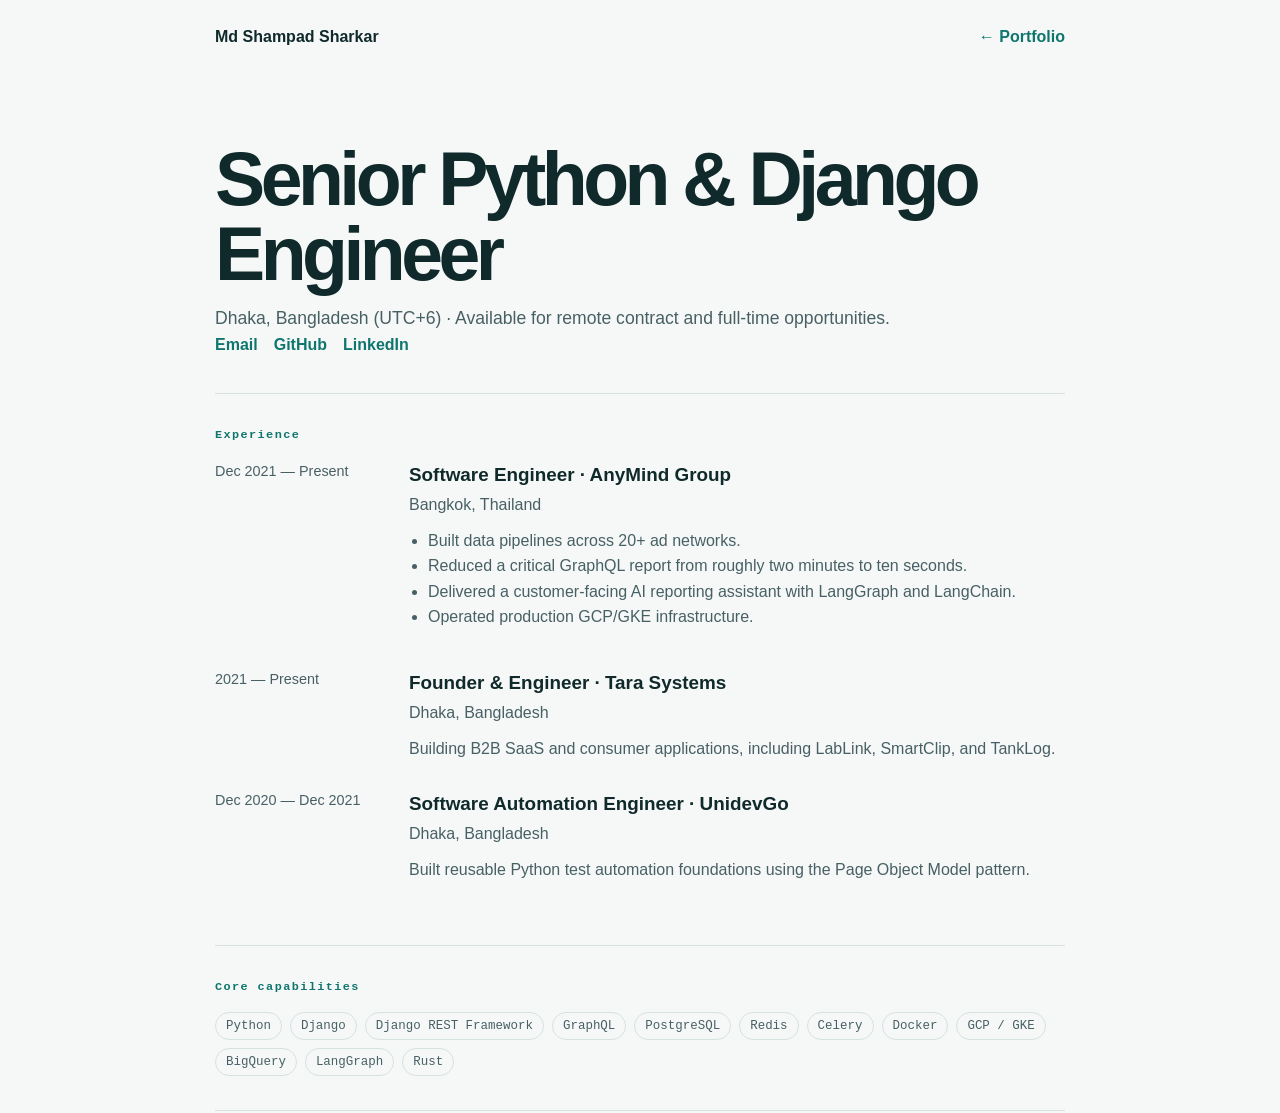
<file: resume.html>
<!DOCTYPE html>
<html lang="en">
<head>
  <meta charset="UTF-8"><meta name="viewport" content="width=device-width, initial-scale=1.0">
  <meta name="description" content="Professional profile of Md Shampad Sharkar, Senior Python and Django Engineer.">
  <link rel="canonical" href="https://shampadsr.com/resume.html"><link rel="icon" type="image/png" href="assets/images/favicon-headshot-round.png?v=3"><link rel="shortcut icon" type="image/png" href="assets/images/favicon-headshot-round.png?v=3"><link rel="apple-touch-icon" href="assets/images/favicon-headshot-round.png"><title>Professional Profile — Md Shampad Sharkar</title>
  <style>:root{--bg:#f6f8f8;--card:#fff;--ink:#102a2b;--body:#486064;--line:#d7e1e1;--accent:#0f766e;font-family:Inter,-apple-system,BlinkMacSystemFont,"Segoe UI",sans-serif}*{box-sizing:border-box}body{margin:0;background:var(--bg);color:var(--ink);line-height:1.6}.wrap{width:min(850px,calc(100% - 40px));margin:auto}.nav{padding:24px 0;display:flex;justify-content:space-between}.nav a{color:var(--ink);font-weight:650;text-decoration:none}.back{color:var(--accent)!important}.hero{padding:68px 0 35px;border-bottom:1px solid var(--line)}h1{font-size:clamp(2.5rem,6vw,4.7rem);letter-spacing:-.06em;line-height:1;margin:0 0 12px}.lede{color:var(--body);font-size:1.1rem}.links a{color:var(--accent);font-weight:650;text-decoration:none;margin-right:16px}section{padding:34px 0;border-bottom:1px solid var(--line)}h2{font:700 .74rem ui-monospace,monospace;letter-spacing:.12em;color:var(--accent);margin:0 0 18px}.role{display:grid;grid-template-columns:170px 1fr;gap:24px;margin:0 0 28px}.date{color:var(--body);font-size:.9rem}.role h3{margin:0;font-size:1.18rem}.company{margin:2px 0 10px;color:var(--body)}p{margin:0;color:var(--body)}ul{padding-left:19px;color:var(--body);margin:10px 0}.skills{display:flex;flex-wrap:wrap;gap:8px}.skill{padding:6px 10px;border:1px solid var(--line);border-radius:999px;color:var(--body);font:.78rem ui-monospace,monospace}@media(max-width:620px){.hero{padding-top:42px}.role{grid-template-columns:1fr;gap:4px;margin-bottom:25px}}</style>
</head>
<body><main class="wrap"><nav class="nav"><a href="index.html">Md Shampad Sharkar</a><a class="back" href="index.html">← Portfolio</a></nav><header class="hero"><h1>Senior Python & Django Engineer</h1><p class="lede">Dhaka, Bangladesh (UTC+6) · Available for remote contract and full-time opportunities.</p><p class="links"><a href="mailto:shampad.sharkar@gmail.com">Email</a><a href="https://github.com/shampadsharkar" target="_blank" rel="noopener noreferrer">GitHub</a><a href="https://www.linkedin.com/in/shampadsharkar/" target="_blank" rel="noopener noreferrer">LinkedIn</a></p></header><section><h2>Experience</h2><div class="role"><div class="date">Dec 2021 — Present</div><div><h3>Software Engineer · AnyMind Group</h3><div class="company">Bangkok, Thailand</div><ul><li>Built data pipelines across 20+ ad networks.</li><li>Reduced a critical GraphQL report from roughly two minutes to ten seconds.</li><li>Delivered a customer-facing AI reporting assistant with LangGraph and LangChain.</li><li>Operated production GCP/GKE infrastructure.</li></ul></div></div><div class="role"><div class="date">2021 — Present</div><div><h3>Founder & Engineer · Tara Systems</h3><div class="company">Dhaka, Bangladesh</div><p>Building B2B SaaS and consumer applications, including LabLink, SmartClip, and TankLog.</p></div></div><div class="role"><div class="date">Dec 2020 — Dec 2021</div><div><h3>Software Automation Engineer · UnidevGo</h3><div class="company">Dhaka, Bangladesh</div><p>Built reusable Python test automation foundations using the Page Object Model pattern.</p></div></div></section><section><h2>Core capabilities</h2><div class="skills"><span class="skill">Python</span><span class="skill">Django</span><span class="skill">Django REST Framework</span><span class="skill">GraphQL</span><span class="skill">PostgreSQL</span><span class="skill">Redis</span><span class="skill">Celery</span><span class="skill">Docker</span><span class="skill">GCP / GKE</span><span class="skill">BigQuery</span><span class="skill">LangGraph</span><span class="skill">Rust</span></div></section></main></body>
</html>
</file>
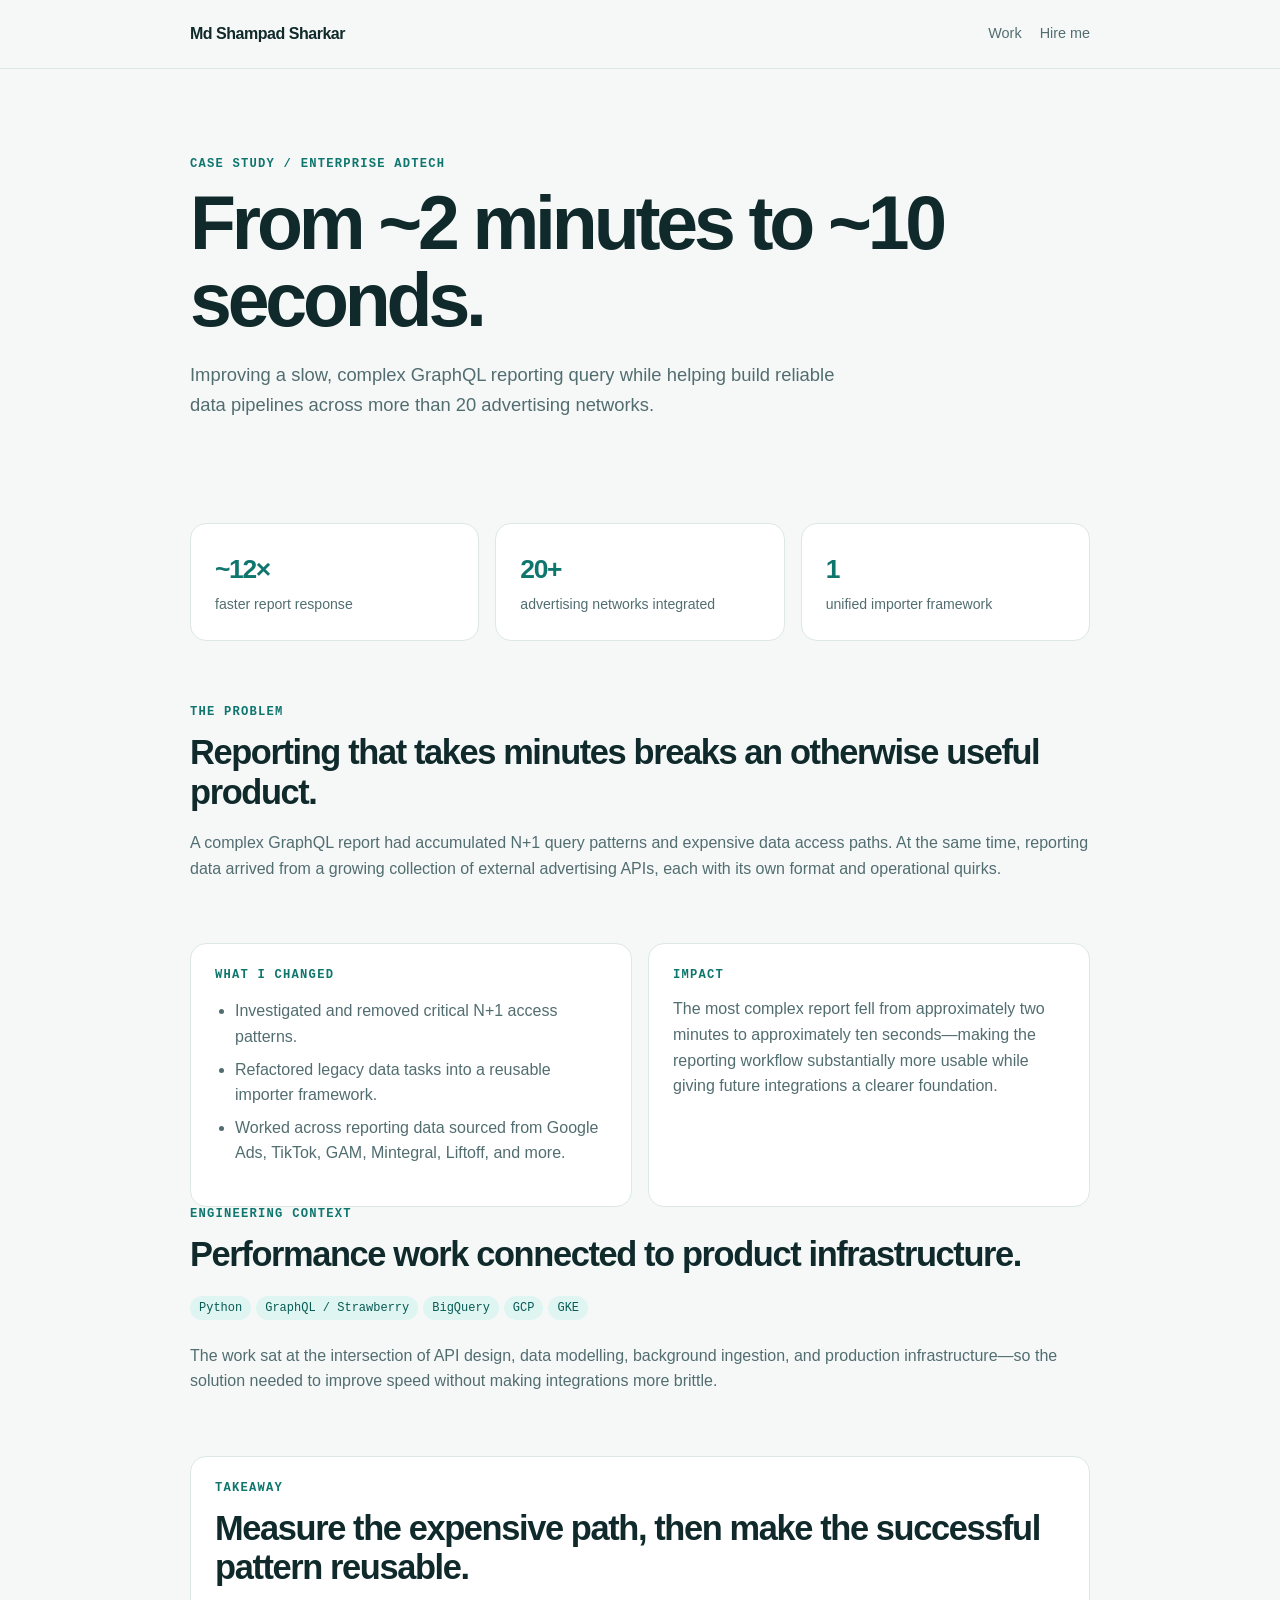
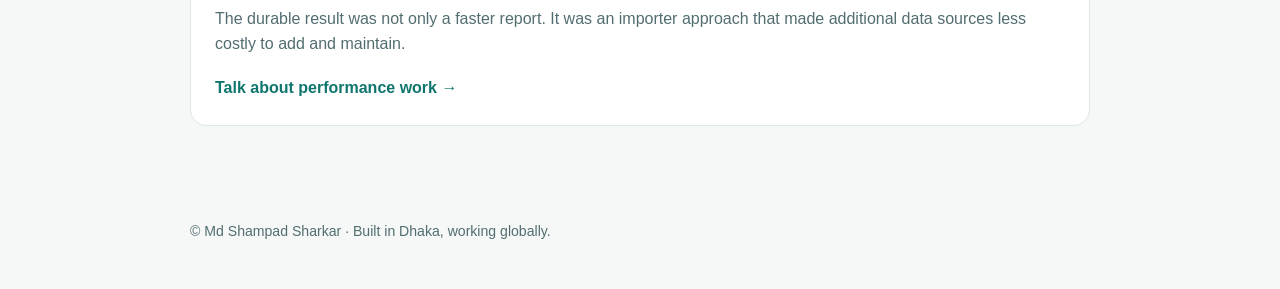
<file: work/adtech-performance.html>
<!doctype html>
<html lang="en">
<head>
  <meta charset="utf-8"><meta name="viewport" content="width=device-width,initial-scale=1">
  <meta name="description" content="How Md Shampad Sharkar reduced a complex AdTech GraphQL report from approximately two minutes to ten seconds.">
  <link rel="canonical" href="https://shampadsr.com/work/adtech-performance.html"><link rel="icon" type="image/png" href="../assets/images/favicon-headshot-round.png?v=3"><link rel="shortcut icon" type="image/png" href="../assets/images/favicon-headshot-round.png?v=3"><link rel="apple-touch-icon" href="../assets/images/favicon-headshot-round.png">
  <link rel="stylesheet" href="../site.css"><title>AdTech performance case study — Md Shampad Sharkar</title>
</head>
<body>
  <header><nav class="wrap nav"><a class="brand" href="../index.html">Md Shampad Sharkar</a><div class="nav-links"><a href="../index.html#projects">Work</a><a href="../index.html#contact">Hire me</a></div></nav></header>
  <main class="wrap">
    <div class="hero"><p class="eyebrow">Case study / enterprise AdTech</p><h1>From ~2 minutes to ~10 seconds.</h1><p class="lead">Improving a slow, complex GraphQL reporting query while helping build reliable data pipelines across more than 20 advertising networks.</p></div>
    <div class="metrics"><div class="card"><span class="metric-value">~12×</span><span class="metric-label">faster report response</span></div><div class="card"><span class="metric-value">20+</span><span class="metric-label">advertising networks integrated</span></div><div class="card"><span class="metric-value">1</span><span class="metric-label">unified importer framework</span></div></div>
    <section><p class="eyebrow">The problem</p><h2>Reporting that takes minutes breaks an otherwise useful product.</h2><p>A complex GraphQL report had accumulated N+1 query patterns and expensive data access paths. At the same time, reporting data arrived from a growing collection of external advertising APIs, each with its own format and operational quirks.</p></section>
    <section class="grid"><div class="card"><p class="eyebrow">What I changed</p><ul><li>Investigated and removed critical N+1 access patterns.</li><li>Refactored legacy data tasks into a reusable importer framework.</li><li>Worked across reporting data sourced from Google Ads, TikTok, GAM, Mintegral, Liftoff, and more.</li></ul></div><div class="card"><p class="eyebrow">Impact</p><p>The most complex report fell from approximately two minutes to approximately ten seconds—making the reporting workflow substantially more usable while giving future integrations a clearer foundation.</p></div></section>
    <section><p class="eyebrow">Engineering context</p><h2>Performance work connected to product infrastructure.</h2><p><span class="tag">Python</span><span class="tag">GraphQL / Strawberry</span><span class="tag">BigQuery</span><span class="tag">GCP</span><span class="tag">GKE</span></p><p>The work sat at the intersection of API design, data modelling, background ingestion, and production infrastructure—so the solution needed to improve speed without making integrations more brittle.</p></section>
    <section class="card"><p class="eyebrow">Takeaway</p><h2>Measure the expensive path, then make the successful pattern reusable.</h2><p>The durable result was not only a faster report. It was an importer approach that made additional data sources less costly to add and maintain.</p><a class="back" href="../index.html#contact">Talk about performance work →</a></section>
  </main><footer class="wrap">© Md Shampad Sharkar · Built in Dhaka, working globally.</footer>
</body></html>
</file>
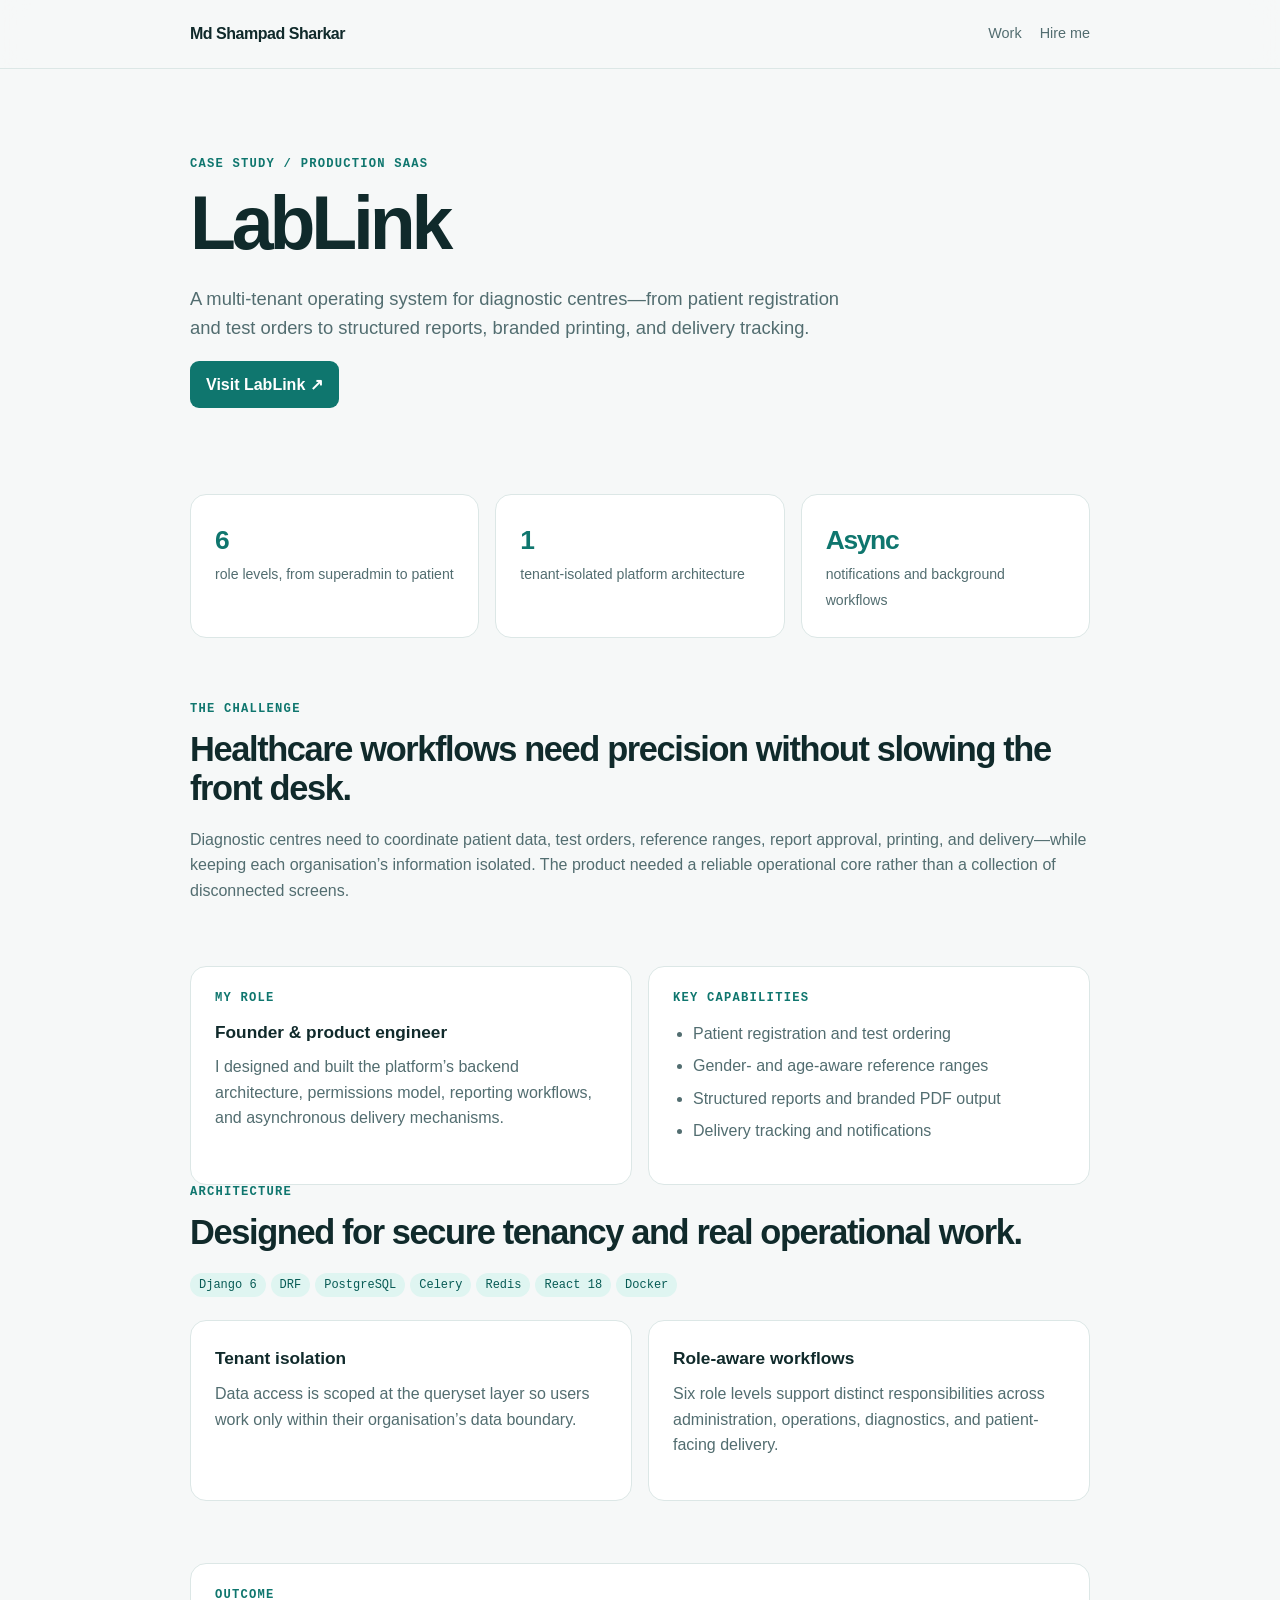
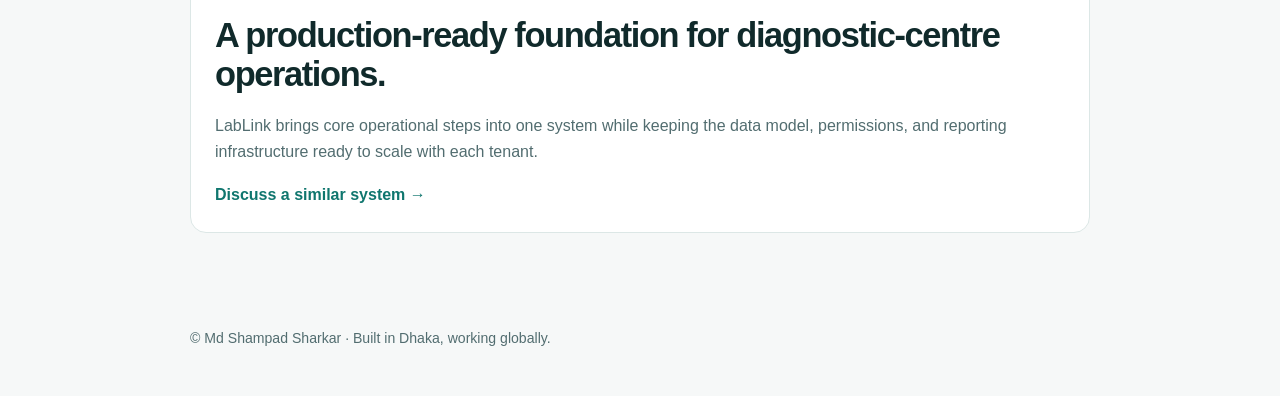
<file: work/lablink.html>
<!doctype html>
<html lang="en">
<head>
  <meta charset="utf-8"><meta name="viewport" content="width=device-width,initial-scale=1">
  <meta name="description" content="LabLink is a multi-tenant diagnostic-center operating system designed and built by Md Shampad Sharkar.">
  <link rel="canonical" href="https://shampadsr.com/work/lablink.html"><link rel="icon" type="image/png" href="../assets/images/favicon-headshot-round.png?v=3"><link rel="shortcut icon" type="image/png" href="../assets/images/favicon-headshot-round.png?v=3"><link rel="apple-touch-icon" href="../assets/images/favicon-headshot-round.png">
  <link rel="stylesheet" href="../site.css"><title>LabLink case study — Md Shampad Sharkar</title>
</head>
<body>
  <header><nav class="wrap nav"><a class="brand" href="../index.html">Md Shampad Sharkar</a><div class="nav-links"><a href="../index.html#projects">Work</a><a href="../index.html#contact">Hire me</a></div></nav></header>
  <main class="wrap">
    <div class="hero"><p class="eyebrow">Case study / production SaaS</p><h1>LabLink</h1><p class="lead">A multi-tenant operating system for diagnostic centres—from patient registration and test orders to structured reports, branded printing, and delivery tracking.</p><a class="cta" href="https://lablink.bd" target="_blank" rel="noopener noreferrer">Visit LabLink ↗</a></div>
    <div class="metrics"><div class="card"><span class="metric-value">6</span><span class="metric-label">role levels, from superadmin to patient</span></div><div class="card"><span class="metric-value">1</span><span class="metric-label">tenant-isolated platform architecture</span></div><div class="card"><span class="metric-value">Async</span><span class="metric-label">notifications and background workflows</span></div></div>
    <section><p class="eyebrow">The challenge</p><h2>Healthcare workflows need precision without slowing the front desk.</h2><p>Diagnostic centres need to coordinate patient data, test orders, reference ranges, report approval, printing, and delivery—while keeping each organisation’s information isolated. The product needed a reliable operational core rather than a collection of disconnected screens.</p></section>
    <section class="grid"><div class="card"><p class="eyebrow">My role</p><h3>Founder & product engineer</h3><p>I designed and built the platform’s backend architecture, permissions model, reporting workflows, and asynchronous delivery mechanisms.</p></div><div class="card"><p class="eyebrow">Key capabilities</p><ul><li>Patient registration and test ordering</li><li>Gender- and age-aware reference ranges</li><li>Structured reports and branded PDF output</li><li>Delivery tracking and notifications</li></ul></div></section>
    <section><p class="eyebrow">Architecture</p><h2>Designed for secure tenancy and real operational work.</h2><p><span class="tag">Django 6</span><span class="tag">DRF</span><span class="tag">PostgreSQL</span><span class="tag">Celery</span><span class="tag">Redis</span><span class="tag">React 18</span><span class="tag">Docker</span></p><div class="grid"><div class="card"><h3>Tenant isolation</h3><p>Data access is scoped at the queryset layer so users work only within their organisation’s data boundary.</p></div><div class="card"><h3>Role-aware workflows</h3><p>Six role levels support distinct responsibilities across administration, operations, diagnostics, and patient-facing delivery.</p></div></div></section>
    <section class="card"><p class="eyebrow">Outcome</p><h2>A production-ready foundation for diagnostic-centre operations.</h2><p>LabLink brings core operational steps into one system while keeping the data model, permissions, and reporting infrastructure ready to scale with each tenant.</p><a class="back" href="../index.html#contact">Discuss a similar system →</a></section>
  </main><footer class="wrap">© Md Shampad Sharkar · Built in Dhaka, working globally.</footer>
</body></html>
</file>
<file: site.css>
:root { --bg:#f6f8f8; --surface:#fff; --ink:#102a2b; --muted:#526d70; --line:#dce7e6; --accent:#0f766e; --accent-soft:#dff5f1; --max:900px; font-family:Inter,-apple-system,BlinkMacSystemFont,"Segoe UI",sans-serif; color:var(--ink); background:var(--bg); }
* { box-sizing:border-box; }
html { scroll-behavior:smooth; }
body { margin:0; background:var(--bg); color:var(--ink); line-height:1.6; }
a { color:inherit; }
.wrap { width:min(var(--max), calc(100% - 40px)); margin:auto; }
header { position:sticky; top:0; z-index:3; background:rgba(246,248,248,.88); backdrop-filter:blur(14px); border-bottom:1px solid var(--line); }
.nav { min-height:68px; display:flex; align-items:center; justify-content:space-between; gap:20px; }
.brand { font-weight:750; text-decoration:none; letter-spacing:-.03em; }
.nav-links { display:flex; gap:18px; align-items:center; font-size:.9rem; color:var(--muted); }
.nav-links a { text-decoration:none; }
.nav-links a:hover { color:var(--accent); }
.hero { padding:88px 0 48px; max-width:760px; }
.eyebrow { margin:0 0 14px; color:var(--accent); font:600 .76rem ui-monospace,SFMono-Regular,Menlo,monospace; letter-spacing:.1em; text-transform:uppercase; }
h1 { font-size:clamp(2.4rem,7vw,4.7rem); line-height:1.02; letter-spacing:-.055em; margin:0 0 22px; }
h2 { font-size:clamp(1.6rem,3.5vw,2.15rem); letter-spacing:-.04em; line-height:1.15; margin:0 0 18px; }
h3 { font-size:1.08rem; margin:0 0 8px; }
p { color:var(--muted); margin:0 0 18px; }
.lead { max-width:680px; font-size:1.15rem; }
.metrics,.grid { display:grid; grid-template-columns:repeat(3,1fr); gap:16px; margin:38px 0 64px; }
.card { padding:24px; background:var(--surface); border:1px solid var(--line); border-radius:16px; }
.metric-value { display:block; color:var(--accent); font-size:1.65rem; font-weight:750; letter-spacing:-.05em; }
.metric-label { color:var(--muted); font-size:.88rem; }
section { margin:0 0 62px; }
.grid { grid-template-columns:repeat(2,1fr); margin:0; }
.full { grid-column:1/-1; }
ul { padding-left:20px; color:var(--muted); }
li { margin:7px 0; }
.tag { display:inline-block; padding:5px 9px; margin:0 5px 5px 0; border-radius:999px; background:var(--accent-soft); color:#075b55; font:.75rem ui-monospace,SFMono-Regular,Menlo,monospace; }
.cta { display:inline-flex; align-items:center; justify-content:center; padding:11px 16px; border-radius:9px; background:var(--accent); color:white; text-decoration:none; font-weight:650; }
.back { color:var(--accent); font-weight:650; text-decoration:none; }
.notes { display:grid; gap:14px; margin-bottom:72px; }
.note { display:block; padding:24px; border:1px solid var(--line); border-radius:15px; background:var(--surface); text-decoration:none; transition:transform .2s ease,border-color .2s ease; }
.note:hover { transform:translateY(-2px); border-color:#87c8be; }
.note time { color:var(--accent); font:.75rem ui-monospace,SFMono-Regular,Menlo,monospace; }
footer { padding:32px 0 48px; color:var(--muted); font-size:.88rem; }
@media (max-width:640px) { .nav-links { gap:12px; font-size:.8rem; }.nav-links a:nth-child(2) { display:none; }.hero { padding-top:62px; }.metrics,.grid { grid-template-columns:1fr; }.full { grid-column:auto; } }
</file>
